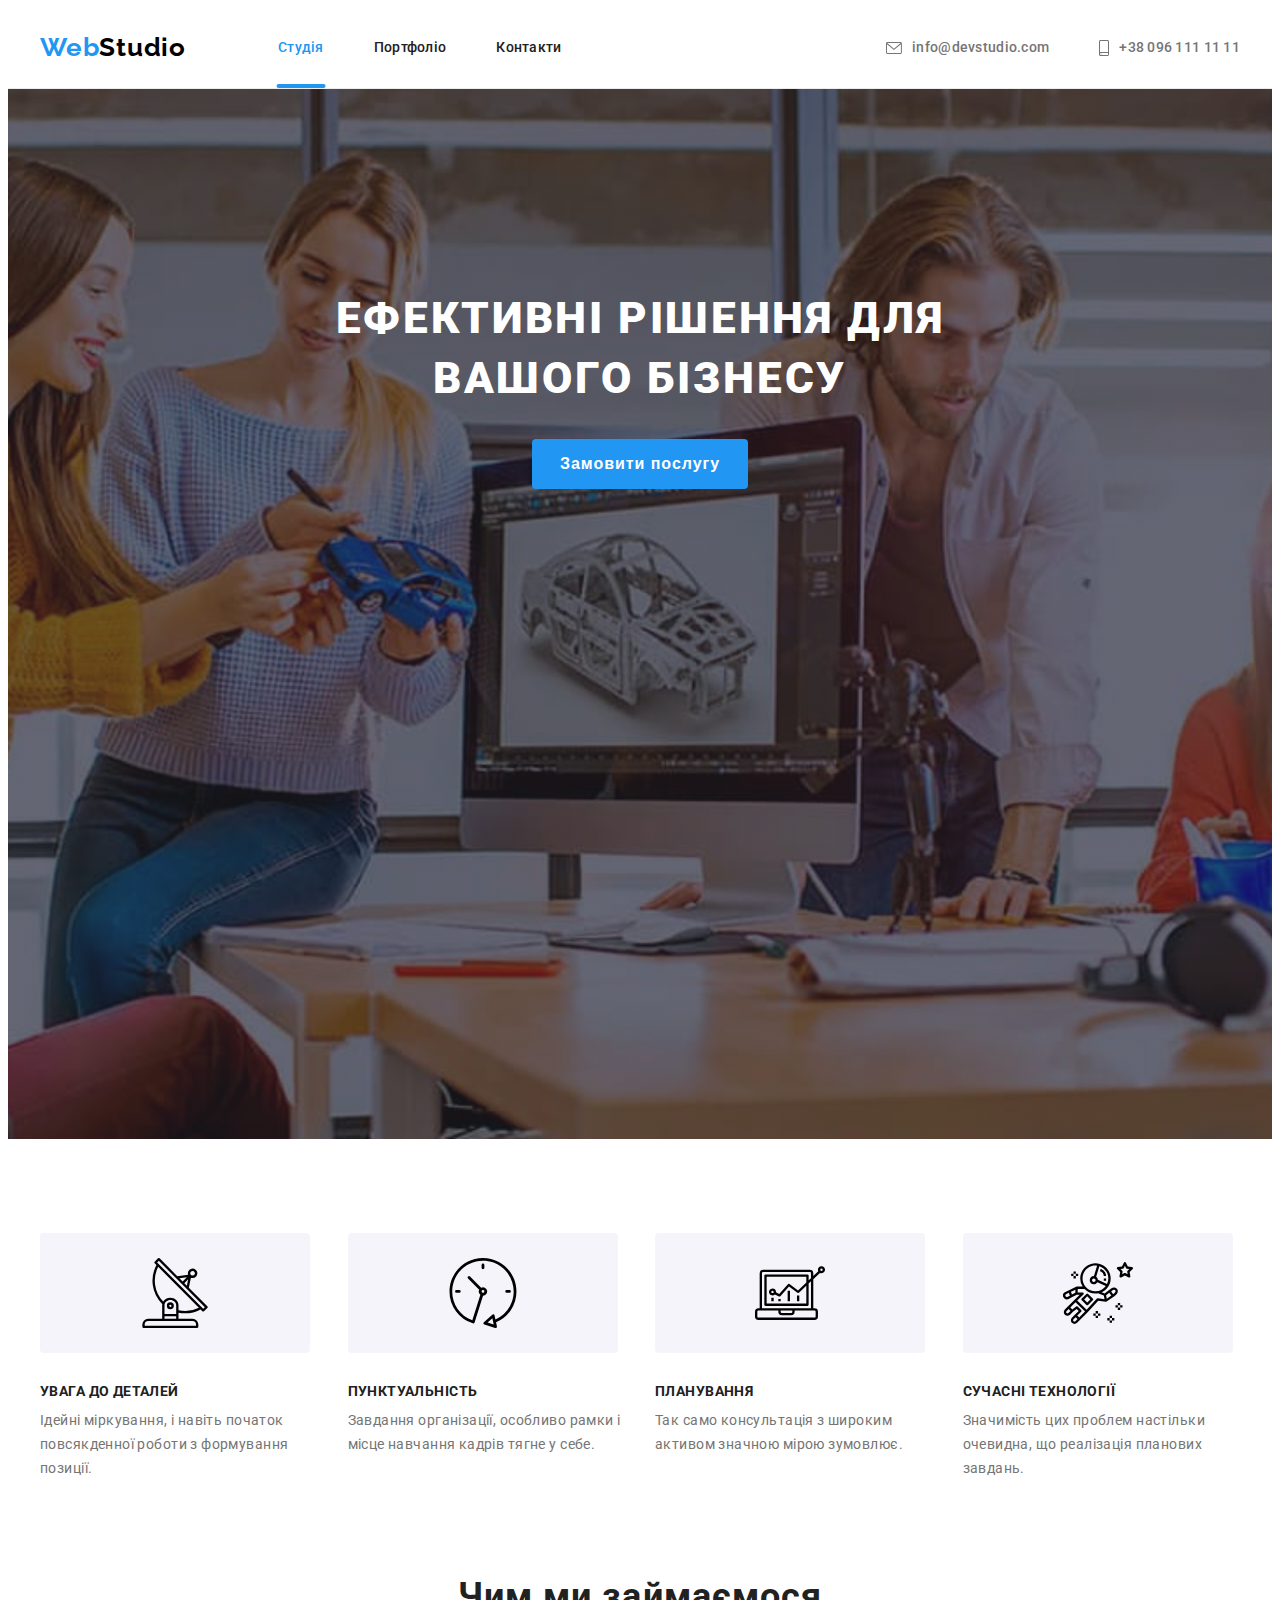
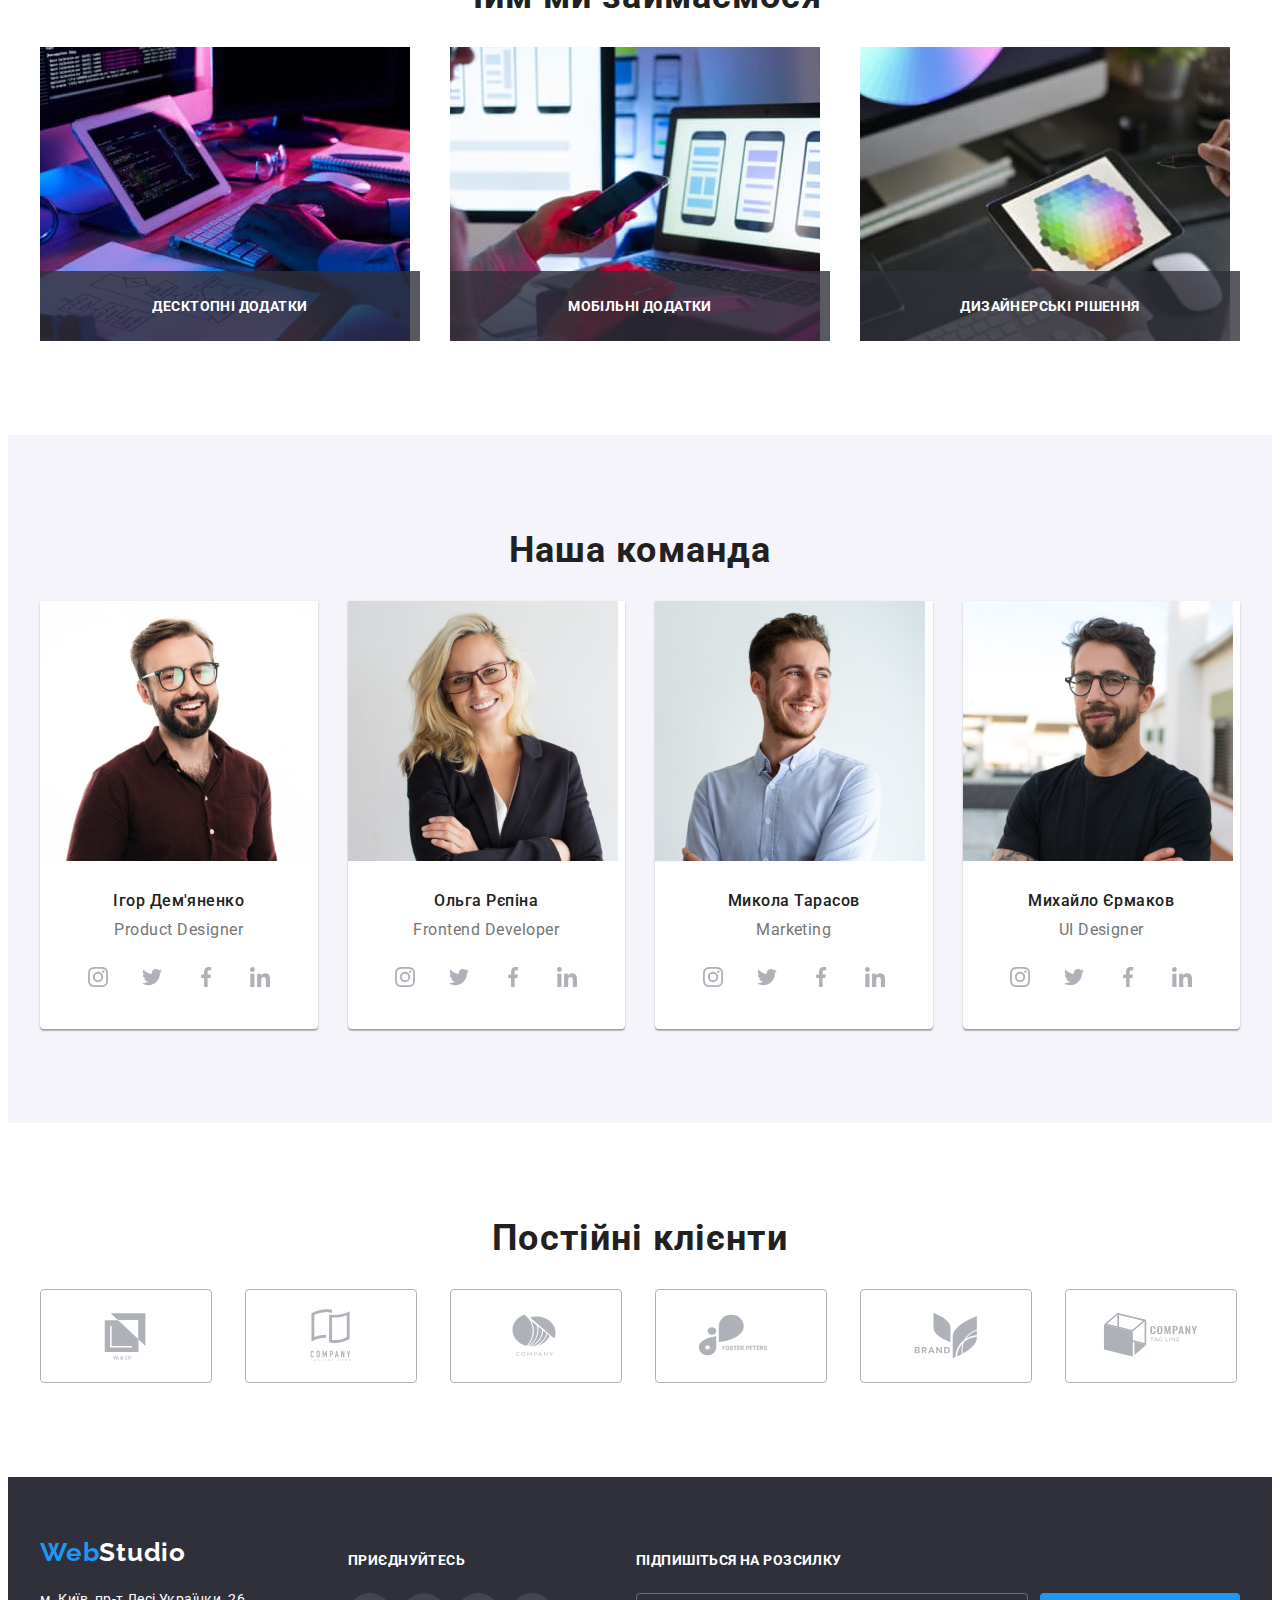
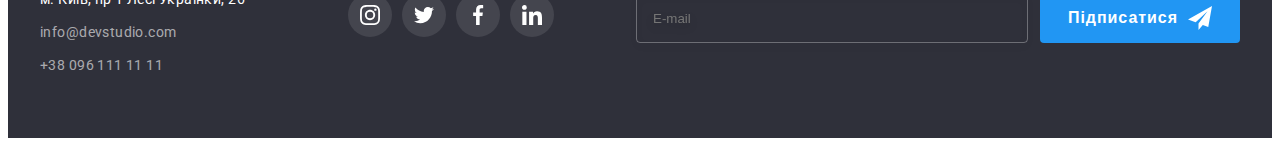
<file: index.html>
<!DOCTYPE html>
<html lang="uk">
	<head>
		<meta charset="UTF-8" />
		<meta http-equiv="X-UA-Compatible" content="IE=edge" />
		<meta name="viewport" content="width=device-width, initial-scale=1.0" />
		<title>WebStudio - Ефективні рішення для вашого бізнесу</title>
		<link rel="icon" type="image/png" sizes="48x31" href="/images/WS.png" />
		<!-- Normalize -->
		<link
			rel="stylesheet"
			href="https://cdnjs.cloudflare.com/ajax/libs/modern-normalize/1.1.0/modern-normalize.min.css"
			integrity="sha512-wpPYUAdjBVSE4KJnH1VR1HeZfpl1ub8YT/NKx4PuQ5NmX2tKuGu6U/JRp5y+Y8XG2tV+wKQpNHVUX03MfMFn9Q=="
			crossorigin="anonymous"
			referrerpolicy="no-referrer"
		/>
		<!-- Fonts -->
		<link rel="preconnect" href="https://fonts.googleapis.com" />
		<link rel="preconnect" href="https://fonts.gstatic.com" crossorigin />
		<link
			href="https://fonts.googleapis.com/css2?family=Raleway:wght@700&family=Roboto:wght@400;500;700;900&display=swap"
			rel="stylesheet"
		/>
		<!-- CSS -->
		<link rel="stylesheet" href="./css/styles.css" />
	</head>
	<body>
		<header>
			<!-- </header> data-header> -->
			<div class="header-container container">
				<nav class="header-nav">
					<!-- prettier-ignore -->
					<a href="/" class="logo" lang="en">Web<span class="logo-text1">Studio</span></a>
					<ul class="site-nav list">
						<li><a href="./index.html" class="site-nav-link link current">Студія</a></li>
						<li><a href="./portfolio.html" class="site-nav-link link">Портфоліо</a></li>
						<li><a href="" class="site-nav-link link">Контакти</a></li>
					</ul>
				</nav>
				<ul class="header-list contacts list">
					<li>
						<a href="mailto:info@devstudio.com" class="link">
							<svg class="header-icon" width="16" height="12">
								<use href="./images/icons.svg#icon-envelope"></use>
							</svg>
							info@devstudio.com
						</a>
					</li>
					<li>
						<a href="tel:+380961111111" class="link">
							<svg class="header-icon" width="10" height="16">
								<use href="./images/icons.svg#icon-smartphone"></use>
							</svg>
							+38 096 111 11 11
						</a>
					</li>
				</ul>
			</div>
		</header>
		<!-- Main -->
		<main>
			<!-- hero -->
			<section class="hero section">
				<div class="container">
					<h1 class="hero-title">Ефективні рішення для вашого бізнесу</h1>
					<button type="button" class="btn" data-modal-open>Замовити послугу</button>
				</div>
			</section>
			<!-- about -->
			<section class="about section">
				<div class="container">
					<h2 class="visually-hidden">Про нас</h2>
					<ul class="card-set list">
						<li class="card-set-item">
							<div class="about-icon-wrap">
								<svg class="about-icon" width="70" height="70">
									<use href="./images/icons.svg#icon-antenna"></use>
								</svg>
							</div>
							<h3 class="about-subtitle">УВАГА ДО ДЕТАЛЕЙ</h3>
							<p class="about-text">Ідейні міркування, і навіть початок повсякденної роботи з формування позиції.</p>
						</li>
						<li class="card-set-item">
							<div class="about-icon-wrap">
								<svg class="about-icon" width="70" height="70">
									<use href="./images/icons.svg#icon-clock"></use>
								</svg>
							</div>
							<h3 class="about-subtitle">ПУНКТУАЛЬНІСТЬ</h3>
							<p class="about-text">Завдання організації, особливо рамки і місце навчання кадрів тягне у себе.</p>
						</li>
						<li class="card-set-item">
							<div class="about-icon-wrap">
								<svg class="about-icon" width="70" height="70">
									<use href="./images/icons.svg#icon-diagram"></use>
								</svg>
							</div>
							<h3 class="about-subtitle">ПЛАНУВАННЯ</h3>
							<p class="about-text">Так само консультація з широким активом значною мірою зумовлює.</p>
						</li>
						<li class="card-set-item">
							<div class="about-icon-wrap">
								<svg class="about-icon" width="70" height="70">
									<use href="./images/icons.svg#icon-astronaut"></use>
								</svg>
							</div>
							<h3 class="about-subtitle">СУЧАСНІ ТЕХНОЛОГІЇ</h3>
							<p class="about-text">Значимість цих проблем настільки очевидна, що реалізація планових завдань.</p>
						</li>
					</ul>
				</div>
			</section>
			<!-- works -->
			<section class="works section">
				<div class="container">
					<h2 class="section-title">Чим ми займаємося</h2>
					<ul class="card-set list">
						<li class="card-set-item">
							<img src="./images/pc.jpg" alt="pc" width="370" />
							<div class="card-set-text">
								<p class="card-set-description">Десктопні додатки</p>
							</div>
						</li>
						<li class="card-set-item">
							<img src="./images/smartphone.jpg" alt="smartphone" width="370" />
							<div class="card-set-text">
								<p class="card-set-description">Мобільні додатки</p>
							</div>
						</li>
						<li class="card-set-item">
							<img src="./images/tablet.jpg" alt="tablet" width="370" />
							<div class="card-set-text">
								<p class="card-set-description">Дизайнерські рішення</p>
							</div>
						</li>
					</ul>
				</div>
			</section>
			<!-- team -->
			<section class="team section">
				<div class="container">
					<h2 class="section-title">Наша команда</h2>
					<ul class="card-set list">
						<li class="card-set-item">
							<img src="./images/teammate1.jpg" alt="teammate" width="270" />
							<div class="team-wrap">
								<h3 class="team-subtitle">Ігор Дем'яненко</h3>
								<p class="team-text">Product Designer</p>
								<div class="team-icon-wrap">
									<ul class="socials">
										<li class="socials-item list">
											<a
												class="socials-link"
												href="https://instagram.com"
												target="_blank"
												rel="noopener noreferrer"
												aria-label="instagram icon"
											>
												<svg class="team-icon" width="20" height="20">
													<use href="./images/icons.svg#icon-instagram"></use>
												</svg>
											</a>
										</li>
										<li class="socials-item list">
											<a
												class="socials-link"
												href="https://twitter.com"
												target="_blank"
												rel="noopener noreferrer"
												aria-label="twitter icon"
											>
												<svg class="team-icon" width="20" height="20">
													<use href="./images/icons.svg#icon-twitter"></use>
												</svg>
											</a>
										</li>
										<li class="socials-item list">
											<a
												class="socials-link"
												href="https://facebook.com"
												target="_blank"
												rel="noopener noreferrer"
												aria-label="facebook icon"
											>
												<svg class="team-icon" width="20" height="20">
													<use href="./images/icons.svg#icon-facebook"></use>
												</svg>
											</a>
										</li>
										<li class="socials-item list">
											<a
												class="socials-link"
												href="https://linkedin.com"
												target="_blank"
												rel="noopener noreferrer"
												aria-label="linkedin icon"
											>
												<svg class="team-icon" width="20" height="20">
													<use href="./images/icons.svg#icon-linkedin"></use>
												</svg>
											</a>
										</li>
									</ul>
								</div>
							</div>
						</li>
						<li class="card-set-item">
							<img src="./images/teammate2.jpg" alt="teammate" width="270" />
							<div class="team-wrap">
								<h3 class="team-subtitle">Ольга Рєпіна</h3>
								<p class="team-text">Frontend Developer</p>
								<div class="team-icon-wrap">
									<ul class="socials">
										<li class="socials-item list">
											<a
												class="socials-link"
												href="https://instagram.com"
												target="_blank"
												rel="noopener noreferrer"
												aria-label="instagram icon"
											>
												<svg class="team-icon" width="20" height="20">
													<use href="./images/icons.svg#icon-instagram"></use>
												</svg>
											</a>
										</li>
										<li class="socials-item list">
											<a
												class="socials-link"
												href="https://twitter.com"
												target="_blank"
												rel="noopener noreferrer"
												aria-label="twitter icon"
											>
												<svg class="team-icon" width="20" height="20">
													<use href="./images/icons.svg#icon-twitter"></use>
												</svg>
											</a>
										</li>
										<li class="socials-item list">
											<a
												class="socials-link"
												href="https://facebook.com"
												target="_blank"
												rel="noopener noreferrer"
												aria-label="facebook icon"
											>
												<svg class="team-icon" width="20" height="20">
													<use href="./images/icons.svg#icon-facebook"></use>
												</svg>
											</a>
										</li>
										<li class="socials-item list">
											<a
												class="socials-link"
												href="https://linkedin.com"
												target="_blank"
												rel="noopener noreferrer"
												aria-label="linkedin icon"
											>
												<svg class="team-icon" width="20" height="20">
													<use href="./images/icons.svg#icon-linkedin"></use>
												</svg>
											</a>
										</li>
									</ul>
								</div>
							</div>
						</li>
						<li class="card-set-item">
							<img src="./images/teammate3.jpg" alt="teammate" width="270" />
							<div class="team-wrap">
								<h3 class="team-subtitle">Микола Тарасов</h3>
								<p class="team-text">Marketing</p>
								<div class="team-icon-wrap">
									<ul class="socials">
										<li class="socials-item list">
											<a
												class="socials-link"
												href="https://instagram.com"
												target="_blank"
												rel="noopener noreferrer"
												aria-label="instagram icon"
											>
												<svg class="team-icon" width="20" height="20">
													<use href="./images/icons.svg#icon-instagram"></use>
												</svg>
											</a>
										</li>
										<li class="socials-item list">
											<a
												class="socials-link"
												href="https://twitter.com"
												target="_blank"
												rel="noopener noreferrer"
												aria-label="twitter icon"
											>
												<svg class="team-icon" width="20" height="20">
													<use href="./images/icons.svg#icon-twitter"></use>
												</svg>
											</a>
										</li>
										<li class="socials-item list">
											<a
												class="socials-link"
												href="https://facebook.com"
												target="_blank"
												rel="noopener noreferrer"
												aria-label="facebook icon"
											>
												<svg class="team-icon" width="20" height="20">
													<use href="./images/icons.svg#icon-facebook"></use>
												</svg>
											</a>
										</li>
										<li class="socials-item list">
											<a
												class="socials-link"
												href="https://linkedin.com"
												target="_blank"
												rel="noopener noreferrer"
												aria-label="linkedin icon"
											>
												<svg class="team-icon" width="20" height="20">
													<use href="./images/icons.svg#icon-linkedin"></use>
												</svg>
											</a>
										</li>
									</ul>
								</div>
							</div>
						</li>
						<li class="card-set-item">
							<img src="./images/teammate4.jpg" alt="teammate" width="270" />
							<div class="team-wrap">
								<h3 class="team-subtitle">Михайло Єрмаков</h3>
								<p class="team-text">UI Designer</p>
								<div class="team-icon-wrap">
									<ul class="socials">
										<li class="socials-item list">
											<a
												class="socials-link"
												href="https://instagram.com"
												target="_blank"
												rel="noopener noreferrer"
												aria-label="instagram icon"
											>
												<svg class="team-icon" width="20" height="20">
													<use href="./images/icons.svg#icon-instagram"></use>
												</svg>
											</a>
										</li>
										<li class="socials-item list">
											<a
												class="socials-link"
												href="https://twitter.com"
												target="_blank"
												rel="noopener noreferrer"
												aria-label="twitter icon"
											>
												<svg class="team-icon" width="20" height="20">
													<use href="./images/icons.svg#icon-twitter"></use>
												</svg>
											</a>
										</li>
										<li class="socials-item list">
											<a
												class="socials-link"
												href="https://facebook.com"
												target="_blank"
												rel="noopener noreferrer"
												aria-label="facebook icon"
											>
												<svg class="team-icon" width="20" height="20">
													<use href="./images/icons.svg#icon-facebook"></use>
												</svg>
											</a>
										</li>
										<li class="socials-item list">
											<a
												class="socials-link"
												href="https://linkedin.com"
												target="_blank"
												rel="noopener noreferrer"
												aria-label="linkedin icon"
											>
												<svg class="team-icon" width="20" height="20">
													<use href="./images/icons.svg#icon-linkedin"></use>
												</svg>
											</a>
										</li>
									</ul>
								</div>
							</div>
						</li>
					</ul>
				</div>
			</section>
			<!-- clients -->
			<section class="clients section">
				<div class="container">
					<h2 class="section-title">Постійні клієнти</h2>
					<ul class="card-set list">
						<li class="card-set-item">
							<a href="" class="clients-link">
								<svg class="clients-icon" width="106" height="60">
									<use href="./images/icons.svg#icon-logo1"></use>
								</svg>
							</a>
						</li>
						<li class="card-set-item">
							<a href="" class="clients-link">
								<svg class="clients-icon" width="106" height="60">
									<use href="./images/icons.svg#icon-logo2"></use>
								</svg>
							</a>
						</li>
						<li class="card-set-item">
							<a href="" class="clients-link">
								<svg class="clients-icon" width="106" height="60">
									<use href="./images/icons.svg#icon-logo3"></use>
								</svg>
							</a>
						</li>
						<li class="card-set-item">
							<a href="" class="clients-link">
								<svg class="clients-icon" width="106" height="60">
									<use href="./images/icons.svg#icon-logo4"></use>
								</svg>
							</a>
						</li>
						<li class="card-set-item">
							<a href="" class="clients-link">
								<svg class="clients-icon" width="106" height="60">
									<use href="./images/icons.svg#icon-logo5"></use>
								</svg>
							</a>
						</li>
						<li class="card-set-item">
							<a href="" class="clients-link">
								<svg class="clients-icon" width="106" height="60">
									<use href="./images/icons.svg#icon-logo6"></use>
								</svg>
							</a>
						</li>
					</ul>
				</div>
			</section>
		</main>
		<!-- Footer -->
		<footer>
			<div class="container">
				<div class="flex">
					<div class="footer-wrap">
						<!-- prettier-ignore -->
						<a href="/" class="logo" lang="en">Web<span class="logo-text2">Studio</span></a>
						<address>
							<div class="adress-wrap">
								<ul class="list">
									<li class="address-list-item">
										<a href="https://goo.gl/maps/7q5uKRx1PaHGupKb6" class="contacts-adr link">
											м. Київ, пр-т Лесі Українки, 26
										</a>
									</li>
									<li class="address-list-item">
										<a href="mailto:info@devstudio.com" class="contacts-mail link">info@devstudio.com</a>
									</li>
									<li class="address-list-item">
										<a href="tel:+380961111111" class="contacts-tel link">+38 096 111 11 11</a>
									</li>
								</ul>
							</div>
						</address>
					</div>
					<div class="footer-connect">
						<p class="footer-join contacts-adr">Приєднуйтесь</p>
						<ul class="socials">
							<li class="socials-item list">
								<a
									class="socials-link"
									href="https://instagram.com"
									target="_blank"
									rel="noopener noreferrer"
									aria-label="instagram icon"
								>
									<svg class="team-icon" width="20" height="20">
										<use href="./images/icons.svg#icon-instagram"></use>
									</svg>
								</a>
							</li>
							<li class="socials-item list">
								<a
									class="socials-link"
									href="https://twitter.com"
									target="_blank"
									rel="noopener noreferrer"
									aria-label="twitter icon"
								>
									<svg class="team-icon" width="20" height="20">
										<use href="./images/icons.svg#icon-twitter"></use>
									</svg>
								</a>
							</li>
							<li class="socials-item list">
								<a
									class="socials-link"
									href="https://facebook.com"
									target="_blank"
									rel="noopener noreferrer"
									aria-label="facebook icon"
								>
									<svg class="team-icon" width="20" height="20">
										<use href="./images/icons.svg#icon-facebook"></use>
									</svg>
								</a>
							</li>
							<li class="socials-item list">
								<a
									class="socials-link"
									href="https://linkedin.com"
									target="_blank"
									rel="noopener noreferrer"
									aria-label="linkedin icon"
								>
									<svg class="team-icon" width="20" height="20">
										<use href="./images/icons.svg#icon-linkedin"></use>
									</svg>
								</a>
							</li>
						</ul>
					</div>
					<div class="footer-subscribe">
						<p class="footer-join contacts-adr">Підпишіться на розсилку</p>
						<form class="subscribe-form flex">
							<input class="subscribe-form-field" type="email" name="email" placeholder="E-mail" />
							<button class="subscribe-btn btn" type="submit">
								<span>Підписатися</span>
								<svg class="send-icon" width="24" height="24">
									<use href="./images/icons.svg#icon-send"></use>
								</svg>
							</button>
						</form>
					</div>
				</div>
			</div>
		</footer>
		<!-- Modal -->
		<div class="backdrop is-hidden" data-modal>
			<div class="modal" data-modal-window>
				<button class="modal-btn" data-modal-close>
					<svg class="modal-icon" width="18" height="18">
						<use href="./images/icons.svg#icon-close"></use>
					</svg>
				</button>
				<span class="modal-label">Залиште свої дані, ми вам передзвонимо</span>
				<form class="modal-form" name="modal_form">
					<div class="modal-form-group" role="group">
						<label class="modal-form-label" for="user_name">Ім'я</label>
						<div class="modal-form-wrapper">
							<input
								class="modal-form-field"
								type="text"
								name="user_name"
								id="user_name"
								minlength="3"
								required
								placeholder=" "
							/>
							<svg class="modal-form-icon" width="18" height="18">
								<use href="./images/icons.svg#icon-person"></use>
							</svg>
						</div>
						<label class="modal-form-label" for="user_phone">Телефон</label>
						<div class="modal-form-wrapper">
							<input class="modal-form-field" type="tel" name="user_phone" id="user_phone" />
							<svg class="modal-form-icon" width="18" height="18">
								<use href="./images/icons.svg#icon-phone"></use>
							</svg>
						</div>
						<label class="modal-form-label" for="user_mail">Пошта</label>
						<div class="modal-form-wrapper">
							<input class="modal-form-field" type="text" name="user_mail" id="user_mail" />
							<svg class="modal-form-icon" width="18" height="18">
								<use href="./images/icons.svg#icon-email"></use>
							</svg>
						</div>
						<label class="modal-form-label" for="user_message">Коментар</label>
						<textarea
							class="modal-form-message"
							name="user_message"
							id="user_message"
							rows="6"
							placeholder="Введіть текст"
						></textarea>
					</div>
					<div class="modal-form-agreement" role="group">
						<input class="modal-form-checkbox visually-hidden" type="checkbox" id="user_agreement" />
						<svg class="modal-form-agreement-icon" width="18" height="16">
							<use class="uncheck" href="./images/icons.svg#icon-uncheck"></use>
							<use class="check" href="./images/icons.svg#icon-check1"></use>
						</svg>
						<label class="modal-form-agreement-desc" for="user_agreement">
							Погоджуюся з розсилкою та приймаю
							<a class="modal-form-agreement-link" href="">Умови договору</a>
						</label>
					</div>
					<button class="modal-form-btn btn" type="submit">Відправити</button>
				</form>
			</div>
		</div>
		<script src="./js/modal.js"></script>
	</body>
</html>
</file>
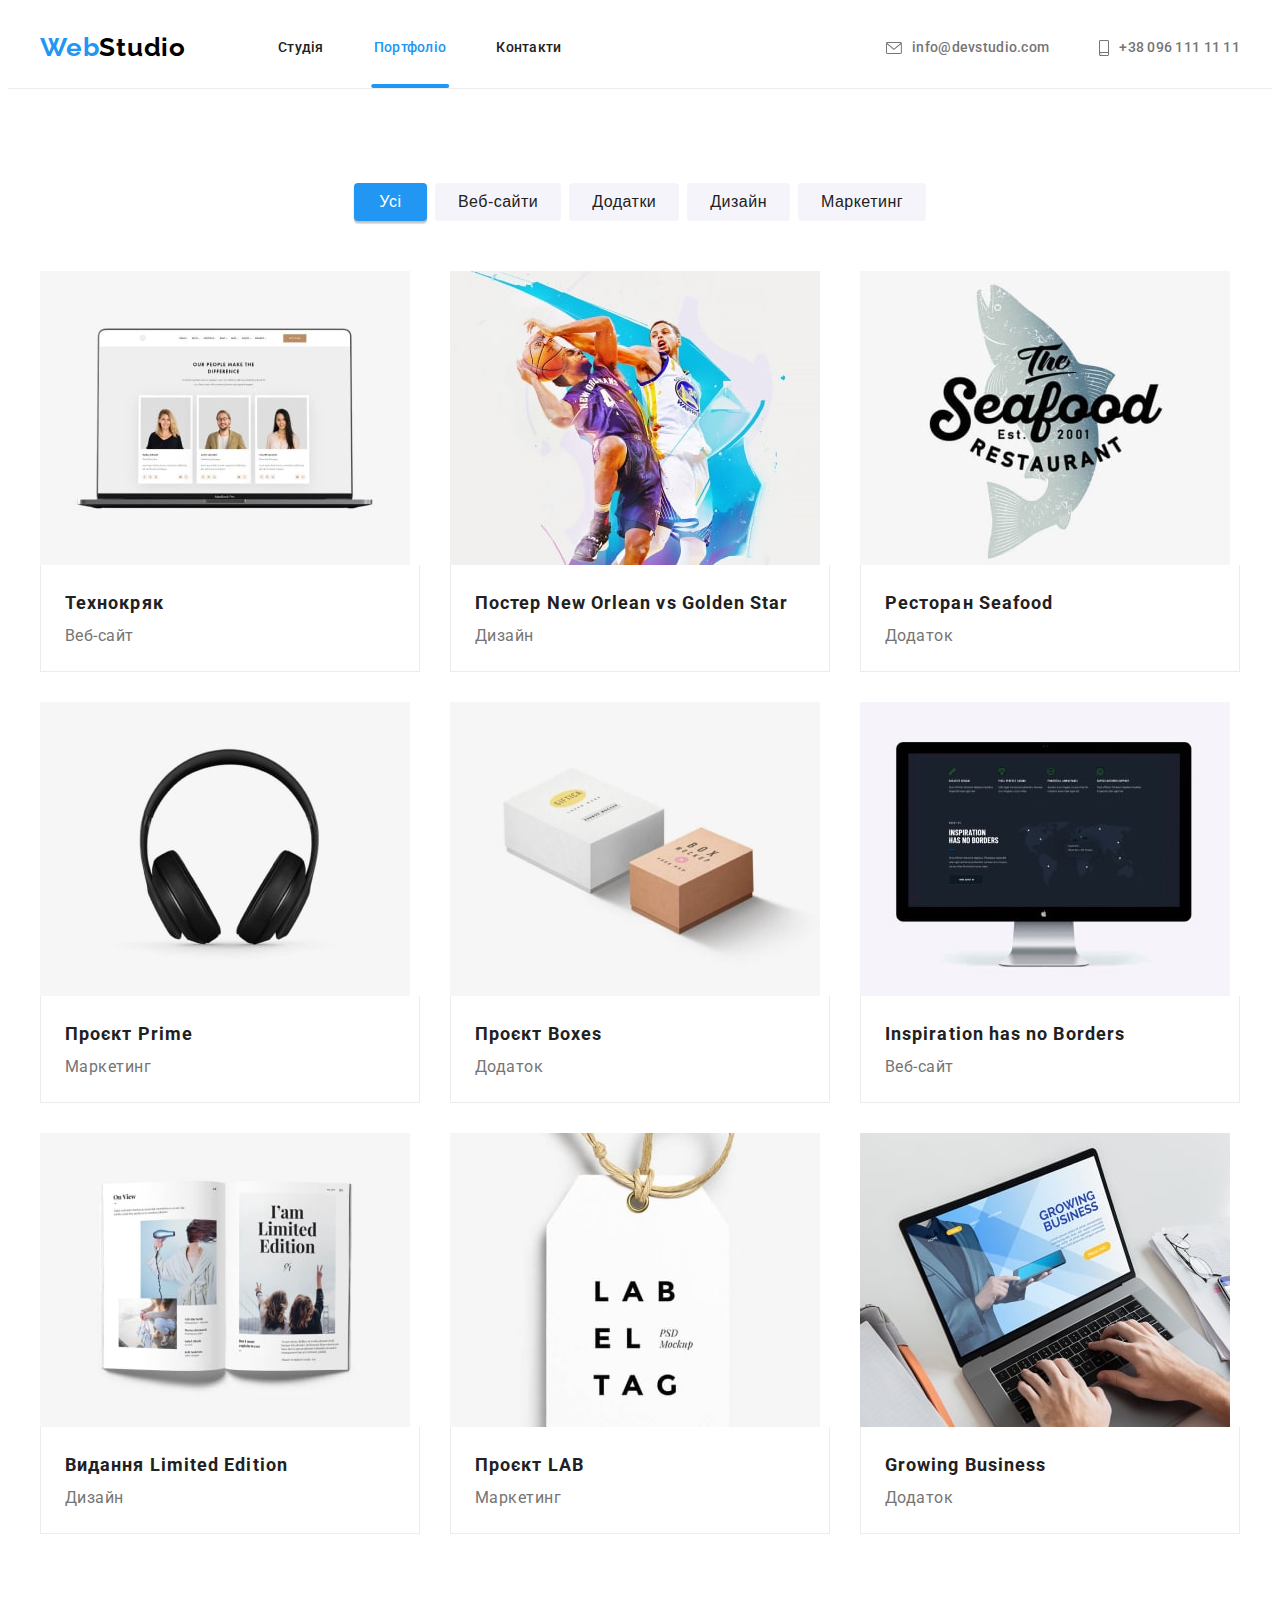
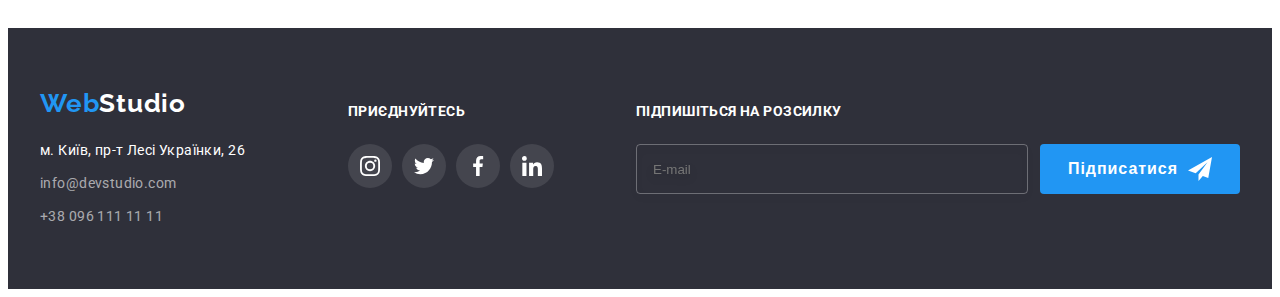
<file: portfolio.html>
<!DOCTYPE html>
<html lang="uk">
	<head>
		<meta charset="UTF-8" />
		<meta http-equiv="X-UA-Compatible" content="IE=edge" />
		<meta name="viewport" content="width=device-width, initial-scale=1.0" />
		<title>WebStudio - Ефективні рішення для вашого бізнесу</title>
		<link rel="icon" type="image/png" sizes="48x31" href="/images/WS.png" />
		<!-- Normalize -->
		<link
			rel="stylesheet"
			href="https://cdnjs.cloudflare.com/ajax/libs/modern-normalize/1.1.0/modern-normalize.min.css"
			integrity="sha512-wpPYUAdjBVSE4KJnH1VR1HeZfpl1ub8YT/NKx4PuQ5NmX2tKuGu6U/JRp5y+Y8XG2tV+wKQpNHVUX03MfMFn9Q=="
			crossorigin="anonymous"
			referrerpolicy="no-referrer"
		/>
		<!-- Fonts -->
		<link rel="preconnect" href="https://fonts.googleapis.com" />
		<link rel="preconnect" href="https://fonts.gstatic.com" crossorigin />
		<link
			href="https://fonts.googleapis.com/css2?family=Raleway:wght@700&family=Roboto:wght@400;500;700;900&display=swap"
			rel="stylesheet"
		/>
		<!-- CSS -->
		<link rel="stylesheet" href="./css/styles.css" />
	</head>
	<body>
		<header>
			<div class="header-container container">
				<nav class="header-nav">
					<!-- prettier-ignore -->
					<a href="/" class="logo" lang="en">Web<span class="logo-text1">Studio</span></a>
					<ul class="site-nav list">
						<li><a href="./index.html" class="site-nav-link link">Студія</a></li>
						<li><a href="./portfolio.html" class="site-nav-link link current">Портфоліо</a></li>
						<li><a href="" class="site-nav-link link">Контакти</a></li>
					</ul>
				</nav>
				<ul class="header-list contacts list">
					<li>
						<a href="mailto:info@devstudio.com" class="link">
							<svg class="header-icon" width="16" height="12">
								<use href="./images/icons.svg#icon-envelope"></use>
							</svg>
							info@devstudio.com
						</a>
					</li>
					<li>
						<a href="tel:+380961111111" class="link">
							<svg class="header-icon" width="10" height="16">
								<use href="./images/icons.svg#icon-smartphone"></use>
							</svg>
							+38 096 111 11 11
						</a>
					</li>
				</ul>
			</div>
		</header>
		<main class="portfolio">
			<section class="section">
				<div class="container">
					<h1 class="visually-hidden">Портфоліо</h1>
					<!-- filter -->
					<ul class="filter portfolio-btn list">
						<li><button type="button" class="btn-item current-btn">Усі</button></li>
						<li><button type="button" class="btn-item">Веб-сайти</button></li>
						<li><button type="button" class="btn-item">Додатки</button></li>
						<li><button type="button" class="btn-item">Дизайн</button></li>
						<li><button type="button" class="btn-item">Маркетинг</button></li>
					</ul>
					<!-- project -->
					<ul class="project card-set list">
						<li class="project-item card-set-item">
							<a class="project-link" href="">
								<div class="project-thumb">
									<img src="./images/techcrack.jpg" alt="Фотокартки" width="370" height="294" />
									<div class="overlay">
										<p class="overlay-text">
											Ресурс пропонує комплексні пропозиції з різним рівнем функціоналу та сервісів. Все це дозволить
											відвідувачу отримати вичерпні відомості про компанію чи приватну особу.
										</p>
									</div>
								</div>
								<div class="project-wrap">
									<h2 class="portfolio-subtitle">Технокряк</h2>
									<p class="portfolio-text">Веб-сайт</p>
								</div>
							</a>
						</li>
						<li class="project-item card-set-item">
							<a class="project-link" href="">
								<div class="project-thumb">
									<img src="./images/poster.jpg" alt="Баскетболісти" width="370" height="294" />
									<div class="overlay">
										<p class="overlay-text">
											Ресурс пропонує комплексні пропозиції з різним рівнем функціоналу та сервісів. Все це дозволить
											відвідувачу отримати вичерпні відомості про компанію чи приватну особу.
										</p>
									</div>
								</div>
								<div class="project-wrap">
									<h2 class="portfolio-subtitle">Постер New Orlean vs Golden Star</h2>
									<p class="portfolio-text">Дизайн</p>
								</div>
							</a>
						</li>
						<li class="project-item card-set-item">
							<a class="project-link" href="">
								<div class="project-thumb">
									<img src="./images/restaurant.jpg" alt="Риби" width="370" height="294" />
									<div class="overlay">
										<p class="overlay-text">
											Ресурс пропонує комплексні пропозиції з різним рівнем функціоналу та сервісів. Все це дозволить
											відвідувачу отримати вичерпні відомості про компанію чи приватну особу.
										</p>
									</div>
								</div>
								<div class="project-wrap">
									<h2 class="portfolio-subtitle">Ресторан Seafood</h2>
									<p class="portfolio-text">Додаток</p>
								</div>
							</a>
						</li>
						<li class="project-item card-set-item">
							<a class="project-link" href="">
								<div class="project-thumb">
									<img src="./images/project-prime.jpg" alt="Навушники" width="370" height="294" />
									<div class="overlay">
										<p class="overlay-text">
											Ресурс пропонує комплексні пропозиції з різним рівнем функціоналу та сервісів. Все це дозволить
											відвідувачу отримати вичерпні відомості про компанію чи приватну особу.
										</p>
									</div>
								</div>
								<div class="project-wrap">
									<h2 class="portfolio-subtitle">Проєкт Prime</h2>
									<p class="portfolio-text">Маркетинг</p>
								</div>
							</a>
						</li>
						<li class="project-item card-set-item">
							<a class="project-link" href="">
								<div class="project-thumb">
									<img src="./images/project-boxes.jpg" alt="Коробки" width="370" height="294" />
									<div class="overlay">
										<p class="overlay-text">
											Ресурс пропонує комплексні пропозиції з різним рівнем функціоналу та сервісів. Все це дозволить
											відвідувачу отримати вичерпні відомості про компанію чи приватну особу.
										</p>
									</div>
								</div>
								<div class="project-wrap">
									<h2 class="portfolio-subtitle">Проєкт Boxes</h2>
									<p class="portfolio-text">Додаток</p>
								</div>
							</a>
						</li>
						<li class="project-item card-set-item">
							<a class="project-link" href="">
								<div class="project-thumb">
									<img src="./images/inspiration.jpg" alt="Монітор" width="370" height="294" />
									<div class="overlay">
										<p class="overlay-text">
											Ресурс пропонує комплексні пропозиції з різним рівнем функціоналу та сервісів. Все це дозволить
											відвідувачу отримати вичерпні відомості про компанію чи приватну особу.
										</p>
									</div>
								</div>
								<div class="project-wrap">
									<h2 class="portfolio-subtitle">Inspiration has no Borders</h2>
									<p class="portfolio-text">Веб-сайт</p>
								</div>
							</a>
						</li>
						<li class="project-item card-set-item">
							<a class="project-link" href="">
								<div class="project-thumb">
									<img src="./images/limited-edition.jpg" alt="Книга" width="370" height="294" />
									<div class="overlay">
										<p class="overlay-text">
											Ресурс пропонує комплексні пропозиції з різним рівнем функціоналу та сервісів. Все це дозволить
											відвідувачу отримати вичерпні відомості про компанію чи приватну особу.
										</p>
									</div>
								</div>
								<div class="project-wrap">
									<h2 class="portfolio-subtitle">Видання Limited Edition</h2>
									<p class="portfolio-text">Дизайн</p>
								</div>
							</a>
						</li>
						<li class="project-item card-set-item">
							<a class="project-link" href="">
								<div class="project-thumb">
									<img src="./images/project-lab.jpg" alt="Етикетка" width="370" height="294" />
									<div class="overlay">
										<p class="overlay-text">
											Ресурс пропонує комплексні пропозиції з різним рівнем функціоналу та сервісів. Все це дозволить
											відвідувачу отримати вичерпні відомості про компанію чи приватну особу.
										</p>
									</div>
								</div>
								<div class="project-wrap">
									<h2 class="portfolio-subtitle">Проєкт LAB</h2>
									<p class="portfolio-text">Маркетинг</p>
								</div>
							</a>
						</li>
						<li class="project-item card-set-item">
							<a class="project-link" href="">
								<div class="project-thumb">
									<img src="./images/growing-business.jpg" alt="Ноутбук" width="370" height="294" />
									<div class="overlay">
										<p class="overlay-text">
											Ресурс пропонує комплексні пропозиції з різним рівнем функціоналу та сервісів. Все це дозволить
											відвідувачу отримати вичерпні відомості про компанію чи приватну особу.
										</p>
									</div>
								</div>
								<div class="project-wrap">
									<h2 class="portfolio-subtitle">Growing Business</h2>
									<p class="portfolio-text">Додаток</p>
								</div>
							</a>
						</li>
					</ul>
					<!-- </div> -->
				</div>
			</section>
		</main>
		<footer>
			<div class="container">
				<div class="flex">
					<div class="footer-wrap">
						<!-- prettier-ignore -->
						<a href="/" class="logo" lang="en">Web<span class="logo-text2">Studio</span></a>
						<address>
							<div class="adress-wrap">
								<ul class="list">
									<li class="address-list-item">
										<a href="https://goo.gl/maps/7q5uKRx1PaHGupKb6" class="contacts-adr link">
											м. Київ, пр-т Лесі Українки, 26
										</a>
									</li>
									<li class="address-list-item">
										<a href="mailto:info@devstudio.com" class="contacts-mail link">info@devstudio.com</a>
									</li>
									<li class="address-list-item">
										<a href="tel:+380961111111" class="contacts-tel link">+38 096 111 11 11</a>
									</li>
								</ul>
							</div>
						</address>
					</div>
					<div class="footer-connect">
						<p class="footer-join contacts-adr">Приєднуйтесь</p>
						<ul class="socials">
							<li class="socials-item list">
								<a
									class="socials-link"
									href="https://instagram.com"
									target="_blank"
									rel="noopener noreferrer"
									aria-label="instagram icon"
								>
									<svg class="team-icon" width="20" height="20">
										<use href="./images/icons.svg#icon-instagram"></use>
									</svg>
								</a>
							</li>
							<li class="socials-item list">
								<a
									class="socials-link"
									href="https://twitter.com"
									target="_blank"
									rel="noopener noreferrer"
									aria-label="twitter icon"
								>
									<svg class="team-icon" width="20" height="20">
										<use href="./images/icons.svg#icon-twitter"></use>
									</svg>
								</a>
							</li>
							<li class="socials-item list">
								<a
									class="socials-link"
									href="https://facebook.com"
									target="_blank"
									rel="noopener noreferrer"
									aria-label="facebook icon"
								>
									<svg class="team-icon" width="20" height="20">
										<use href="./images/icons.svg#icon-facebook"></use>
									</svg>
								</a>
							</li>
							<li class="socials-item list">
								<a
									class="socials-link"
									href="https://linkedin.com"
									target="_blank"
									rel="noopener noreferrer"
									aria-label="linkedin icon"
								>
									<svg class="team-icon" width="20" height="20">
										<use href="./images/icons.svg#icon-linkedin"></use>
									</svg>
								</a>
							</li>
						</ul>
					</div>
					<div class="footer-subscribe">
						<p class="footer-join contacts-adr">Підпишіться на розсилку</p>
						<form class="subscribe-form flex">
							<input class="subscribe-form-field" type="email" name="email" placeholder="E-mail" />
							<button class="subscribe-btn btn" type="submit">
								<span>Підписатися</span>
								<svg class="send-icon" width="24" height="24">
									<use href="./images/icons.svg#icon-send"></use>
								</svg>
							</button>
						</form>
					</div>
				</div>
			</div>
		</footer>
	</body>
</html>
</file>
<file: css/styles.css>
:root {
	--primary-text-color: #000000;
	--secondary-text-color: #757575;
	--title-text-color: #000000;
	--accent-text-color: #2196f3;
	--primary-white-color: #ffffff;
	--navigation-text-color: #212121;
	--hero-background-color: #c4c4c4;
	--button-background-color: #188ce8;
	--secondary-background-color: #f5f4fa;
	--card-background-color: #eeeeee;
	--primary-border: 1px solid #ececec;
	--primary-icon-color: #afb1b8;
	--footer-background-color: #2f303a;

	--indent: 30px;
	--items: 3;

	--animation: 250ms cubic-bezier(0.4, 0, 0.2, 1);

	--modal-index: 100;
}

/* __________Global Style start__________ */

body {
	font-family: "Roboto", "FF DIN", sans-serif;
	color: var(--primary-text-color);
}

/* __________reset start__________ */

a {
	color: inherit;
	text-decoration: none;
}

h1,
h2,
h3,
h4,
h5,
h6,
p {
	margin: 0;
}

img {
	display: block;
	max-width: 100%;
	height: auto;
}

.link {
	text-decoration: none;
	color: currentColor;
	transition: color var(--animation);
}

.list {
	margin: 0;
	padding: 0;
	list-style-type: none;
	font-style: normal;
}

/* reset end */

.section {
	padding-top: 94px;
	padding-bottom: 94px;

	/* 	outline: 2px solid red;
	outline-offset: -2px; */
}

.container {
	width: 1200px;
	padding-right: 15px;
	padding-left: 15px;
	margin-left: auto;
	margin-right: auto;
}

/* __________reset end__________ */

.current {
	color: var(--accent-text-color);
}

.btn,
.btn-item {
	color: inherit;
}
/* Global Style end */

/* ____________________Navigation____________________ */

header {
	border-bottom: var(--primary-border);
}

.header-container,
.header-nav,
.site-nav,
.header-list {
	display: flex;
	align-items: center;
}

.header-container {
	min-height: 80px;
	justify-content: center;
}
.header-nav {
	margin-right: auto;
}
.header-container .link {
	padding: 32px 0;
}

.logo {
	margin-right: 92px;
	font-family: "Raleway";
	font-weight: 700;
	font-size: 26px;
	line-height: 1.2;
	letter-spacing: 0.03em;
	color: var(--accent-text-color);
}

.logo .logo-text1 {
	color: var(--primary-text-color);
}

.contacts .link {
	display: flex;
	align-items: center;
	gap: 10px;
	color: var(--secondary-text-color);
}

.link:hover,
.link:focus {
	color: var(--accent-text-color);
}

.header-icon {
	fill: currentColor;
}

.site-nav,
.header-list {
	gap: 50px;
}

.site-nav,
.contacts {
	font-weight: 500;
	font-size: 14px;
	line-height: 1.14;
	letter-spacing: 0.02em;
	color: var(--navigation-text-color);
}

.header-list {
	gap: 50px;
}

.site-nav-link {
	position: relative;
}

.current::after {
	content: "";
	position: absolute;
	left: 50%;
	bottom: -0.6px;

	display: block;
	width: 107%;
	height: 4px;
	border-radius: 2px;

	background-color: var(--accent-text-color);
	transform: translateX(-50%) scaleX(1);
}

/* ____________________Main____________________ */

/* __________Hero__________ */
.visually-hidden {
	position: absolute;
	white-space: nowrap;
	width: 1px;
	height: 1px;
	overflow: hidden;
	border: 0;
	padding: 0;
	clip: rect(0 0 0 0);
	clip-path: inset(50%);
	margin: -1px;
}

.hero {
	max-width: 1600px;
	min-height: 600px;
	margin: 0 auto;
	background-color: var(--hero-background-color);
	background-image: linear-gradient(to right, rgba(47, 48, 58, 0.4), rgba(47, 48, 58, 0.4)), url(../images/hero.jpg);
	background-repeat: no-repeat;
	background-position: center;
	background-size: cover;
}

.hero.section {
	padding-top: 200px;
	padding-bottom: 250px;
}
.btn {
	display: block;
	margin-left: auto;
	margin-right: auto;
	min-width: 216px;
	height: 50px;
	border-radius: 4px;
}
.hero-title {
	width: 696px;
	margin-left: auto;
	margin-right: auto;
	margin-bottom: 30px;
}

.hero-title,
.portfolio-title {
	font-weight: 900;
	font-size: 44px;
	line-height: 1.36;
	text-align: center;
	letter-spacing: 0.06em;
	text-transform: uppercase;
	color: var(--primary-white-color);
}

.btn {
	font-weight: 700;
	font-size: 16px;
	line-height: 1.88;
	letter-spacing: 0.06em;
	color: var(--primary-white-color);
	background-color: var(--accent-text-color);
	border: none;

	transition: background-color var(--animation);
}

.btn:hover,
.btn:focus {
	background-color: var(--button-background-color);
	cursor: pointer;
}

.section-title {
	margin-bottom: 30px;
	font-weight: 700;
	font-size: 36px;
	line-height: 1.17;
	text-align: center;
	letter-spacing: 0.03em;
	color: var(--navigation-text-color);
}

/* __________About__________ */

.card-set {
	display: flex;
	flex-wrap: wrap;
	gap: var(--indent);
}

.card-set-item {
	flex-basis: calc((100% - var(--indent) * (var(--items) - 1)) / (var(--items)));
}

.about-icon-wrap {
	max-width: 270px;
	min-height: 120px;
	margin-bottom: 30px;
	display: flex;
	align-items: center;
	justify-content: center;
	color: var(--secondary-text-color);
	background: var(--secondary-background-color);
	border-radius: 4px;
}

.about-subtitle {
	margin-bottom: 10px;
	font-weight: 700;
	font-size: 14px;
	line-height: 16px;
	letter-spacing: 0.03em;
	text-transform: uppercase;
	color: var(--navigation-text-color);
}

.about-text {
	font-size: 14px;
	line-height: 1.71;
	letter-spacing: 0.03em;
	color: var(--secondary-text-color);
}
.about .card-set-item {
	--items: 4;
}

/* __________Works__________ */

.works {
	padding-top: 0;
	padding-bottom: 94px;
}

.card-set-item {
	position: relative;
}

.card-set-text {
	position: absolute;
	bottom: 0;
	right: 0;
	width: 100%;
}

.card-set-description {
	display: flex;
	width: 100%;
	min-height: 70px;
	align-items: center;
	justify-content: center;
	/* padding-top: 27px; */
	/* padding-bottom: 27px; */

	font-weight: 700;
	font-size: 14px;
	line-height: 16px;
	text-align: center;
	letter-spacing: 0.03em;
	text-transform: uppercase;

	background: rgba(47, 48, 58, 0.8);
	color: var(--primary-white-color);
}

/* __________Team__________ */

.team {
	background-color: var(--secondary-background-color);
}

.team-wrap {
	padding: 30px 10px;
	text-align: center;
	/* background-color: var(--primary-white-color); */
}

.team-subtitle {
	margin-bottom: 10px;
	font-weight: 500;
	font-size: 16px;
	line-height: 1.19;
	letter-spacing: 0.03em;
	color: var(--navigation-text-color);
}

.team-text {
	margin-bottom: 16px;
	font-size: 16px;
	line-height: 1.19;
	letter-spacing: 0.03em;
	color: var(--secondary-text-color);
}

.team .card-set-item {
	--items: 4;
	box-shadow: 0px 1px 3px rgba(0, 0, 0, 0.12), 0px 1px 1px rgba(0, 0, 0, 0.14), 0px 2px 1px rgba(0, 0, 0, 0.2);
	border-radius: 0px 0px 4px 4px;
	background-color: var(--primary-white-color);
}

.team-icon-wrap {
	margin: 0 auto;
	width: 206px;
}
.socials {
	padding: 0;
	display: flex;
	align-items: center;
	justify-content: center;
	gap: 10px;
}
.socials-link {
	display: flex;
	align-items: center;
	justify-content: center;
	width: 44px;
	height: 44px;
	color: var(--primary-icon-color);
	border-radius: 50%;
	transition: background-color var(--animation);
}

.socials-link:hover,
.socials-link:focus {
	background-color: var(--accent-text-color);
}

.team .socials-link:hover,
.team .socials-link:focus {
	color: var(--primary-white-color);
}

.team-icon {
	fill: currentColor;
}

.card-set {
	display: flex;
	flex-wrap: wrap;
	gap: var(--indent);
}

.clients .card-set-item {
	--items: 6;
}

.clients-link {
	display: flex;
	align-items: center;
	justify-content: center;
	max-width: 170px;
	min-height: 92px;
	border: 1px solid var(--primary-icon-color);
	border-radius: 4px;
	color: var(--primary-icon-color);
	border-radius: 4px;
	border-color: var(--primary-icon-color);

	transition: color var(--animation), border-color var(--animation);
}

.clients-link:hover,
.clients-link:focus {
	border-color: var(--accent-text-color);
	color: var(--accent-text-color);
}

.clients-icon {
	fill: currentColor;
}

/* ____________________Footer____________________ */

footer {
	background-color: var(--footer-background-color);
	padding-top: 60px;
	padding-bottom: 60px;
}

.flex {
	display: flex;
}

footer .logo {
	display: block;
	margin-bottom: 20px;
}

.filter {
	margin-bottom: 50px;
}

.logo .logo-text2 {
	color: var(--primary-white-color);
}

.adress-wrap .address-list-item:last-child {
	margin-bottom: 0;
}

.address-list-item {
	margin-bottom: 9px;
}
.contacts-adr {
	font-size: 14px;
	line-height: 1.71;
	letter-spacing: 0.03em;
	color: var(--primary-white-color);
}

.contacts-tel,
.contacts-mail {
	font-size: 14px;
	line-height: 1.71;
	letter-spacing: 0.03em;
	color: rgba(255, 255, 255, 0.6);
}

.footer-join {
	margin-bottom: 20px;
	text-transform: uppercase;
	color: var(--primary-white-color);
	font-weight: 700;
}

.footer-connect {
	margin-left: 70px;
	padding-top: 12px;
}
.footer-subscribe {
	margin-left: auto;
	padding-top: 12px;
}
footer .socials-link {
	color: var(--primary-white-color);
	background-color: rgba(255, 255, 255, 0.1);
}

/* .subscribe-form {
	display: flex;
} */

.subscribe-form-field {
	min-width: 358px;

	padding: 15px 16px;
	margin-right: 12px;
	color: var(--primary-white-color);

	background-color: transparent;
	border: 1px solid rgba(255, 255, 255, 0.3);
	filter: drop-shadow(0px 4px 4px rgba(0, 0, 0, 0.15));
	border-radius: 4px;
}

.subscribe-btn {
	display: flex;
	min-width: 200px;
	justify-content: center;
	align-items: center;
	gap: 10px;
}

.footer-submit-btn::after {
	content: "";
	display: inline-block;
	width: 24px;
	height: 20px;
	margin-left: 10px;
}
/* background-image: url(../images/send.svg); */
/* 
.subscribe-btn-wrap {
	width: 100%;
	gap: 10px;
	align-items: center;
	justify-content: center;
} */

.send-icon {
	fill: var(--primary-white-color);
}

/* ____________________Portfolio____________________ */

.portfolio-btn {
	display: flex;
	justify-content: center;
	gap: 8px;
}

.btn-item {
	padding: 6px 23px;
	min-width: 73px;
	font-weight: 500;
	font-size: 16px;
	line-height: 1.62;
	letter-spacing: 0.03em;
	color: var(--navigation-text-color);
	background-color: var(--secondary-background-color);
	border: none;
	border-radius: 4px;

	transition: background-color var(--animation), color var(--animation), box-shadow var(--animation);
}

.btn-item:hover,
.btn-item:focus,
.btn-item.current-btn {
	background-color: var(--accent-text-color);
	color: var(--primary-white-color);
	cursor: pointer;
	box-shadow: 0px 3px 1px rgba(0, 0, 0, 0.1), 0px 1px 2px rgba(0, 0, 0, 0.08), 0px 2px 2px rgba(0, 0, 0, 0.12);
}

.project-thumb {
	position: relative;
	overflow: hidden;
}

.overlay {
	position: absolute;
	bottom: 0;
	left: 0;
	transform: translateY(100%);

	width: 100%;
	height: 100%;

	font-size: 18px;
	line-height: 28px;
	letter-spacing: 0.03em;
	padding: 63px 24px;
	background: rgba(33, 150, 243, 0.9);
	color: var(--primary-white-color);
	user-select: none;

	transition: transform var(--animation);
}

.project-link:hover .overlay {
	transform: translateY(0);
}

.portfolio-list.list {
	background-color: var(--card-background-color);
}

.project-wrap {
	padding: 20px 24px;
	border: var(--primary-border);
	border-top: 0;
}

.project-link {
	display: block;
	transition: box-shadow var(--animation);
}

.project-link:hover,
.project-link:focus {
	box-shadow: 0px 3px 1px rgba(0, 0, 0, 0.1), 0px 1px 2px rgba(0, 0, 0, 0.08), 0px 2px 2px rgba(0, 0, 0, 0.12);
}

.portfolio-subtitle {
	font-weight: 700;
	font-size: 18px;
	line-height: 2;
	letter-spacing: 0.06em;
	color: var(--navigation-text-color);
}

.portfolio-text {
	font-size: 16px;
	line-height: 1.88;
	letter-spacing: 0.03em;
	color: var(--secondary-text-color);
}

/* ______________Modal_________________ */

.backdrop {
	position: fixed;
	top: 0;
	left: 0;
	z-index: var(--modal-index);

	display: flex;
	align-items: center;
	justify-content: center;
	width: 100%;
	height: 100%;

	background-color: rgba(0, 0, 0, 0.2);

	transition: opacity 150ms linear, visibility 150ms linear;
}

.backdrop.is-hidden {
	opacity: 0;
	visibility: hidden;
	pointer-events: none;
}

.modal {
	position: absolute;
	top: 50%;
	left: 50%;

	transform: translateX(-50%) translateY(-50%);
	width: 528px;
	min-height: 581px;
	padding: 40px;

	background: var(--primary-white-color);
	box-shadow: 0px 1px 3px rgba(0, 0, 0, 0.12), 0px 1px 1px rgba(0, 0, 0, 0.14), 0px 2px 1px rgba(0, 0, 0, 0.2);
	border-radius: 4px;

	/* animation-duration: 0.6s;
	animation-fill-mode: both;
	animation-timing-function: ease-out; */
}

.modal-btn {
	position: absolute;
	top: 8px;
	right: 8px;

	padding: 0;
	display: inline-flex;
	align-items: center;
	justify-content: center;

	width: 30px;
	height: 30px;
	background-color: transparent;
	border-radius: 50%;
	border: 1px solid rgba(0, 0, 0, 0.1);
	cursor: pointer;
}

.modal-icon {
	fill: var(--primary-text-color);
}
.modal-icon:hover {
	fill: var(--accent-text-color);
}

/* ---------------------------------------------------------- */

.modal-form-group {
	margin-bottom: 20px;
}

.modal-label {
	display: block;
	text-align: center;
	margin-bottom: 12px;

	font-weight: 700;
	font-size: 20px;
	/* line-height: 1.455px; */
	text-align: center;
	letter-spacing: 0.03em;

	color: #212121;
}

.modal-form-label {
	display: block;
	font-size: 12px;
	line-height: 1.167;

	letter-spacing: 0.01em;

	color: var(--secondary-text-color);

	margin-bottom: 4px;
}

.modal-form-wrapper {
	position: relative;
	margin-bottom: 10px;
}

.modal-form-field {
	width: 100%;
	height: 40px;
	padding-left: 40px;
	padding-right: 40px;

	border: 1px solid rgba(33, 33, 33, 0.2);
	border-radius: 4px;
	outline: 1px solid transparent;
	outline-offset: -1px;
	transition: outline var(--animation);
	/* , box-shadow var(--animation); */
}

.modal-form-field:focus {
	outline-color: var(--accent-text-color);
}

.modal-form-icon {
	position: absolute;
	top: 50%;
	left: 10px;
	transform: translateY(-50%);

	transition: fill var(--animation);
}

.modal-form-field:focus + .modal-form-icon {
	fill: var(--accent-text-color);
}

.modal-form-message {
	display: block;
	width: 100%;
	height: 120px;
	padding: 16px 20px;

	font-size: 12px;

	border: 1px solid rgba(33, 33, 33, 0.2);
	border-radius: 4px;

	outline: 1px solid transparent;
	outline-offset: -1px;
	transition: outline var(--animation);

	resize: none;
}

.modal-form-message:focus {
	outline-color: var(--accent-text-color);
}

textarea::placeholder {
	line-height: 1.17;
	letter-spacing: 0.01em;
	color: rgba(117, 117, 117, 0.5);
}

.modal-form-agreement {
	display: flex;
	justify-content: center;
	align-items: center;
	gap: 10px;
	margin-bottom: 30px;
}

.modal-form-agreement-desc {
	font-size: 14px;
	color: var(--secondary-text-color);
	user-select: none;
}

.modal-form-agreement-link {
	color: var(--accent-text-color);
	text-decoration: underline;
	text-underline-offset: 4px;
}

/* .modal-form-checkbox {
	appearance: none;
	width: 18px;
	height: 18px;

	outline: 2px solid transparent;
	outline-offset: -2px;
	border: 2px solid #9da4bd;
	border-radius: 2px;

	background-position: center;
	background-repeat: no-repeat;
	background-size: 0;
	background-image: url("data:image/svg+xml,%3Csvg width='13' height='10' viewBox='0 0 13 10' fill='none' xmlns='http://www.w3.org/2000/svg'%3E%3Cpath d='M1.95703 4.75166L1.88825 4.68604L1.81923 4.75141L0.93123 5.59258L0.854858 5.66492L0.930974 5.73753L4.42671 9.07236L4.49574 9.1382L4.56476 9.07236L12.069 1.91352L12.1449 1.84116L12.069 1.76881L11.1873 0.927644L11.1183 0.861826L11.0493 0.927611L4.49577 7.17353L1.95703 4.75166Z' fill='white' stroke='white' stroke-width='0.2'/%3E%3C/svg%3E%0A");

	transition: 500ms;
}

.modal-form-checkbox:checked {
	outline-color: var(--accent-text-color);
	background-color: var(--accent-text-color);
	background-size: 16px 15px;
} */

.uncheck {
	opacity: 1;
	transition: var(--animation);
	/* background: var(--navigation-text-color); */
}
.modal-form-checkbox:checked + .modal-form-agreement-icon .uncheck {
	opacity: 0;
}

.check {
	opacity: 0;
	transition: var(--animation);
}
.modal-form-checkbox:checked + .modal-form-agreement-icon .check {
	opacity: 1;
}

.modal-form-btn {
	display: block;
	margin: 0 auto;
	background: #2196f3;
	box-shadow: 0px 4px 4px rgba(0, 0, 0, 0.15);
	border-radius: 4px;
}

.modal-form-btn:hover,
.modal-form-btn:focus {
	background: #188ce8;
}
</file>
